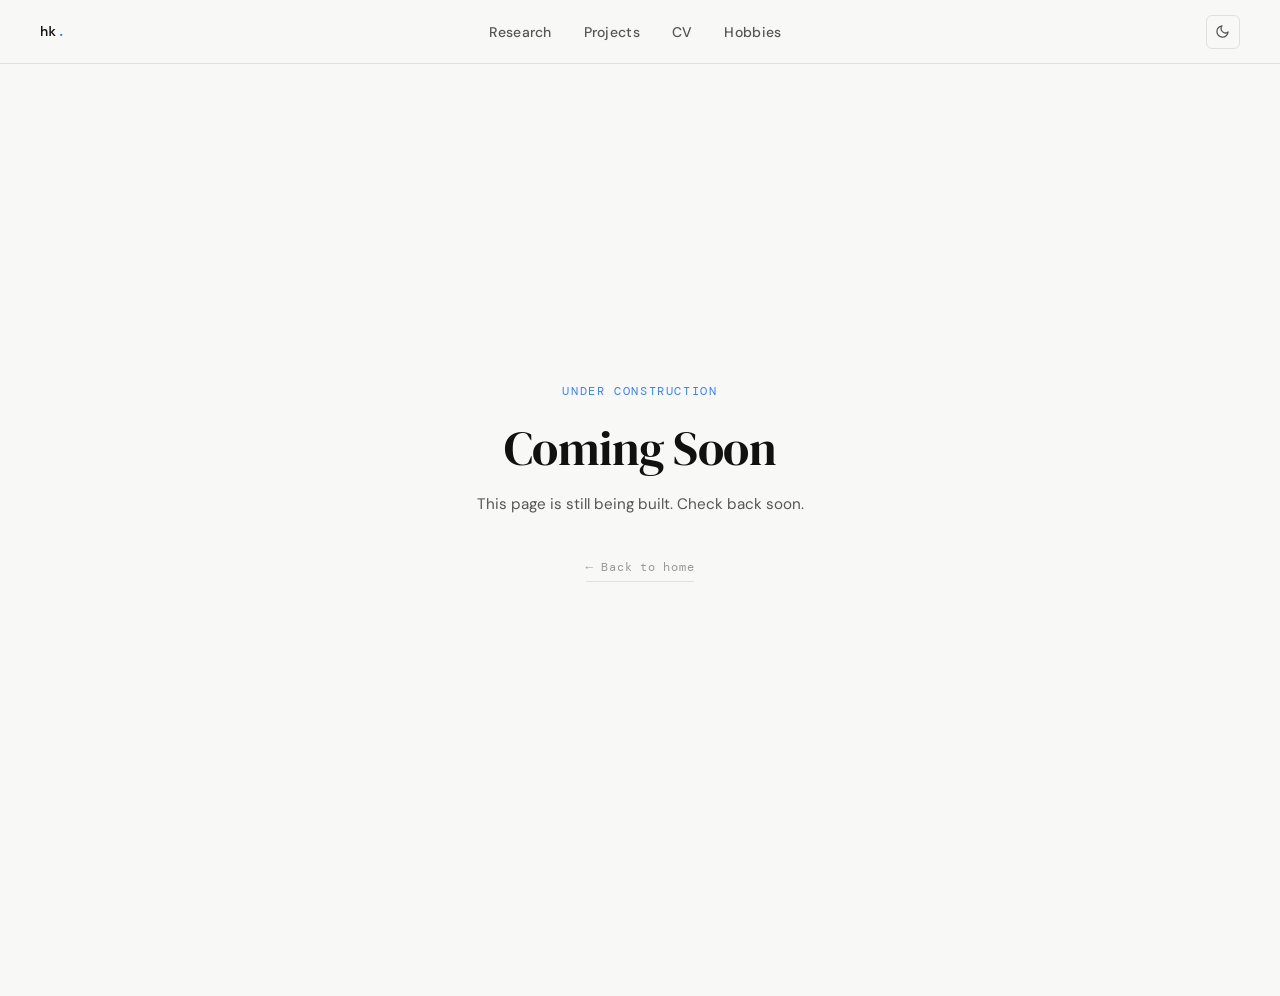
<file: coming-soon/index.html>
<!DOCTYPE html>
<html lang="en">
<head>
  <meta charset="UTF-8" />
  <meta name="viewport" content="width=device-width, initial-scale=1.0" />
  <title>Coming Soon — Hakkyun Kim</title>
  <link rel="stylesheet" href="/css/style.css" />
  <script src="/js/theme.js"></script>
  <style>
    .coming-soon {
      min-height: calc(100vh - var(--nav-h));
      display: flex;
      flex-direction: column;
      align-items: center;
      justify-content: center;
      text-align: center;
      padding: 2rem;
    }

    .coming-soon .eyebrow {
      font-family: var(--font-mono);
      font-size: 0.72rem;
      letter-spacing: 0.14em;
      text-transform: uppercase;
      color: var(--accent);
      margin-bottom: 1.25rem;
    }

    .coming-soon h1 {
      font-size: clamp(2rem, 5vw, 3rem);
      margin-bottom: 1rem;
      color: var(--text-primary);
    }

    .coming-soon p {
      font-size: 0.95rem;
      color: var(--text-secondary);
      max-width: 360px;
      line-height: 1.75;
      margin-bottom: 2.5rem;
    }

    .back-link {
      font-family: var(--font-mono);
      font-size: 0.78rem;
      letter-spacing: 0.06em;
      color: var(--text-muted);
      text-decoration: none;
      border-bottom: 1px solid var(--border);
      padding-bottom: 2px;
      transition: color 0.2s ease, border-color 0.2s ease;
    }

    .back-link:hover {
      color: var(--accent);
      border-color: var(--accent);
      opacity: 1;
    }
    main {
        padding-top: var(--nav-h);
    }
  </style>
</head>
<body>

  <nav>
    <a href="/" class="nav-logo">hk<span>.</span></a>
    <ul class="nav-links">
      <li><a href="/coming-soon/">Research</a></li>
      <li><a href="/coming-soon/">Projects</a></li>
      <li><a href="/coming-soon/">CV</a></li>
      <li><a href="/coming-soon/">Hobbies</a></li>
    </ul>
    <button id="theme-toggle" aria-label="Toggle theme"></button>
  </nav>

  <main>
    <div class="coming-soon">
      <div class="eyebrow">Under Construction</div>
      <h1>Coming Soon</h1>
      <p>This page is still being built. Check back soon.</p>
      <a href="/" class="back-link">← Back to home</a>
    </div>
  </main>

</body>
</html>
</file>
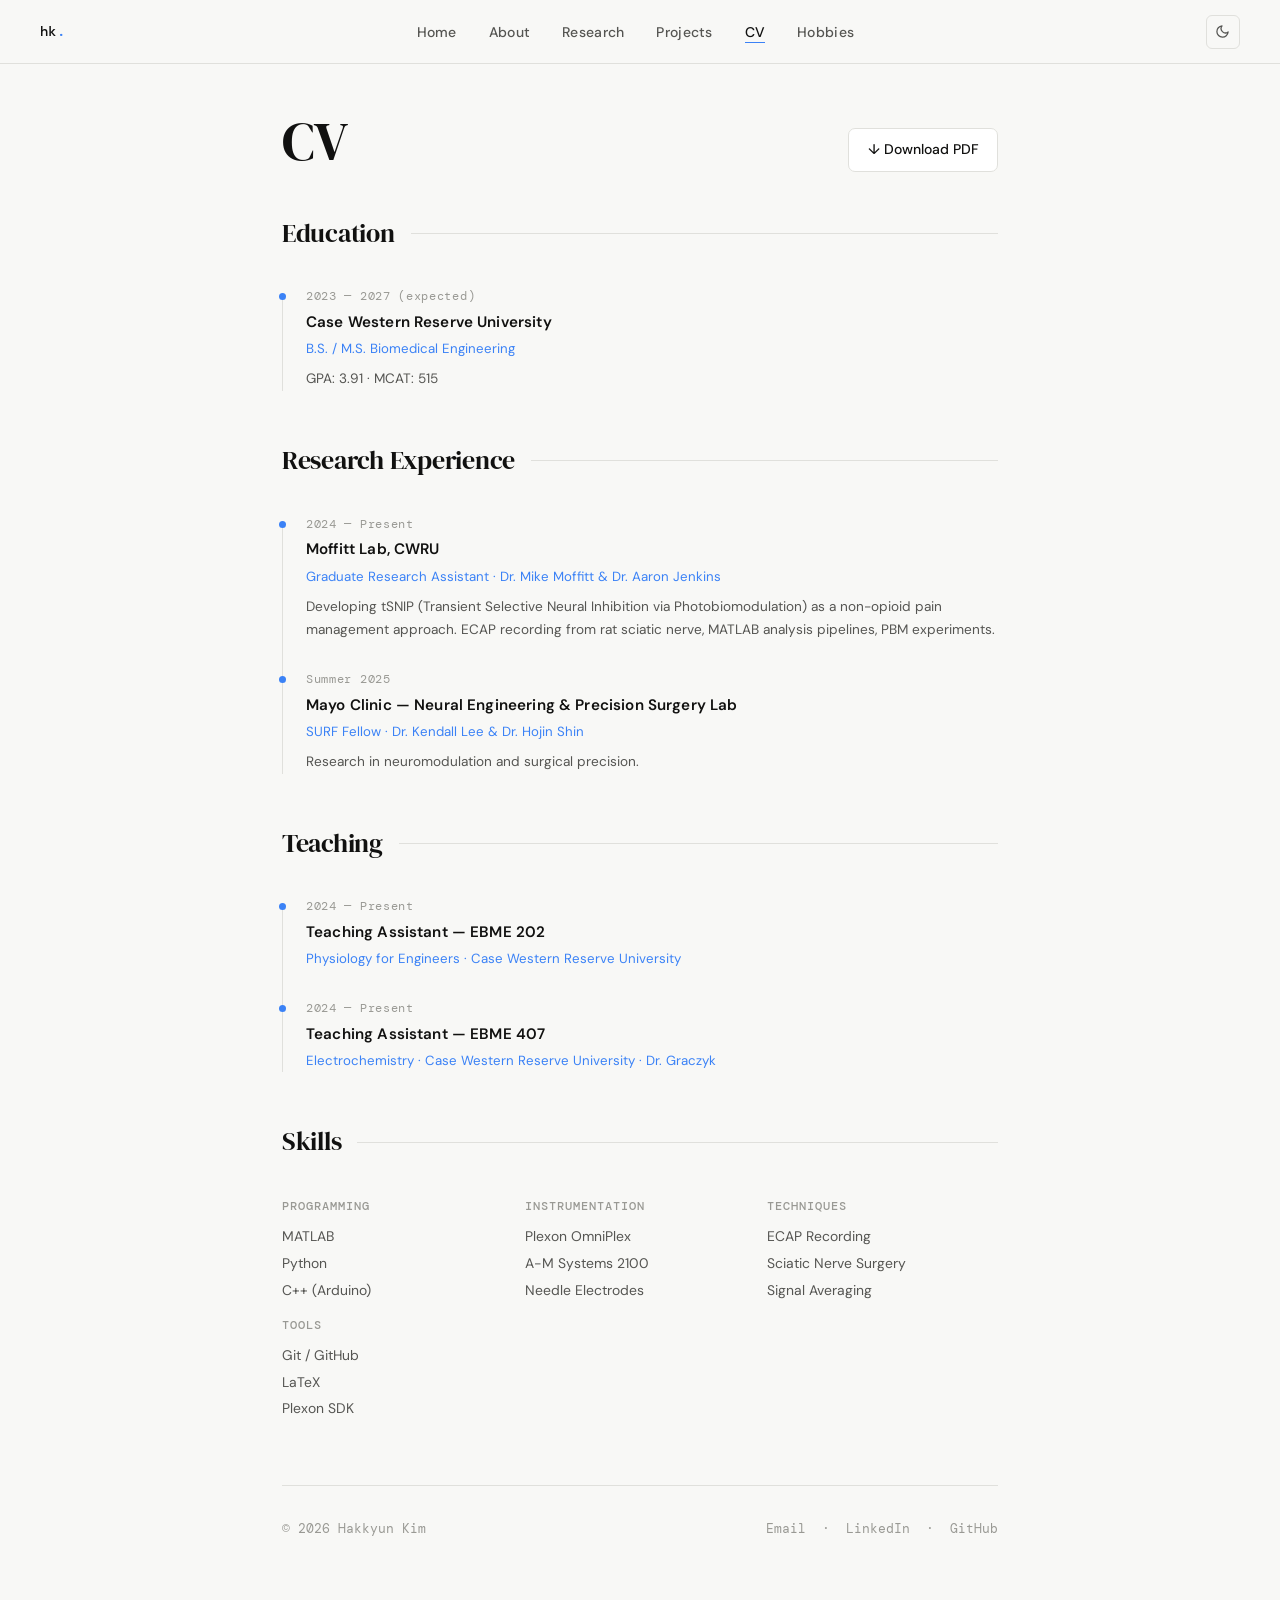
<file: pages/cv.html>
<!DOCTYPE html>
<html lang="en">
<head>
  <meta charset="UTF-8" />
  <meta name="viewport" content="width=device-width, initial-scale=1.0" />
  <title>CV — Hakkyun Kim</title>
  <link rel="stylesheet" href="../css/style.css" />
  <script src="../js/theme.js"></script>
  <style>
    /* Download button row */
    .cv-top {
      display: flex;
      justify-content: space-between;
      align-items: flex-end;
      margin-bottom: 2.5rem;
      flex-wrap: wrap;
      gap: 1rem;
    }

    .btn {
      display: inline-flex;
      align-items: center;
      gap: 0.4rem;
      font-family: var(--font-body);
      font-size: 0.875rem;
      font-weight: 500;
      padding: 0.55rem 1.15rem;
      border-radius: 7px;
      cursor: pointer;
      transition: all var(--transition);
      text-decoration: none;
      border: 1px solid var(--border);
      color: var(--text-primary);
      background: var(--bg-card);
    }
    .btn:hover {
      border-color: var(--accent);
      color: var(--accent);
      opacity: 1;
    }

    /* Timeline */
    .timeline {
      position: relative;
      padding-left: 1.5rem;
      margin-bottom: 2.5rem;
    }

    /* Vertical line */
    .timeline::before {
      content: '';
      position: absolute;
      left: 0;
      top: 6px;
      bottom: 0;
      width: 1px;
      background: var(--border);
    }

    .tl-item {
      position: relative;
      margin-bottom: 1.75rem;
    }

    /* Dot */
    .tl-item::before {
      content: '';
      position: absolute;
      left: -1.5rem;
      top: 6px;
      width: 7px;
      height: 7px;
      border-radius: 50%;
      background: var(--accent);
      transform: translateX(-3px);
    }

    .tl-date {
      font-family: var(--font-mono);
      font-size: 0.72rem;
      color: var(--text-muted);
      letter-spacing: 0.06em;
      margin-bottom: 0.2rem;
    }

    .tl-item h3 {
      margin-bottom: 0.15rem;
      font-size: 0.95rem;
    }

    .tl-sub {
      font-size: 0.83rem;
      color: var(--accent);
      margin-bottom: 0.4rem;
    }

    .tl-item p {
      font-size: 0.85rem;
    }

    /* Skills table */
    .skills-grid {
      display: grid;
      grid-template-columns: repeat(auto-fill, minmax(180px, 1fr));
      gap: 0.75rem;
    }

    .skill-group h3 {
      font-size: 0.78rem;
      color: var(--text-muted);
      text-transform: uppercase;
      letter-spacing: 0.08em;
      margin-bottom: 0.5rem;
      font-family: var(--font-mono);
      font-weight: 500;
    }

    .skill-group ul {
      list-style: none;
      display: flex;
      flex-direction: column;
      gap: 0.2rem;
    }

    .skill-group li {
      font-size: 0.87rem;
      color: var(--text-secondary);
    }
  </style>
</head>
<body>

  <nav>
    <a href="../index.html" class="nav-logo">hk<span>.</span></a>
    <ul class="nav-links">
      <li><a href="../index.html">Home</a></li>
      <li><a href="about.html">About</a></li>
      <li><a href="research.html">Research</a></li>
      <li><a href="projects.html">Projects</a></li>
      <li><a href="cv.html">CV</a></li>
      <li><a href="hobbies.html">Hobbies</a></li>
    </ul>
    <button id="theme-toggle" aria-label="Toggle theme"></button>
  </nav>

  <main>

    <div class="cv-top fade-in">
      <h1>CV</h1>
      <!-- Replace href with path to your actual PDF once uploaded -->
      <a href="../files/hakkyun_kim_cv.pdf" class="btn" download>
        ↓ Download PDF
      </a>
    </div>

    <!-- Education -->
    <section style="margin-bottom: 3rem;">
      <div class="section-header fade-in">
        <h2>Education</h2>
        <div class="section-line"></div>
      </div>
      <div class="timeline fade-in">
        <div class="tl-item">
          <div class="tl-date">2023 — 2027 (expected)</div>
          <h3>Case Western Reserve University</h3>
          <div class="tl-sub">B.S. / M.S. Biomedical Engineering</div>
          <p>GPA: 3.91 · MCAT: 515</p>
        </div>
      </div>
    </section>

    <!-- Research Experience -->
    <section style="margin-bottom: 3rem;">
      <div class="section-header fade-in">
        <h2>Research Experience</h2>
        <div class="section-line"></div>
      </div>
      <div class="timeline fade-in">

        <div class="tl-item">
          <div class="tl-date">2024 — Present</div>
          <h3>Moffitt Lab, CWRU</h3>
          <div class="tl-sub">Graduate Research Assistant · Dr. Mike Moffitt &amp; Dr. Aaron Jenkins</div>
          <p>
            Developing tSNIP (Transient Selective Neural Inhibition via Photobiomodulation)
            as a non-opioid pain management approach. ECAP recording from rat sciatic nerve,
            MATLAB analysis pipelines, PBM experiments.
          </p>
        </div>

        <div class="tl-item">
          <div class="tl-date">Summer 2025</div>
          <h3>Mayo Clinic — Neural Engineering &amp; Precision Surgery Lab</h3>
          <div class="tl-sub">SURF Fellow · Dr. Kendall Lee &amp; Dr. Hojin Shin</div>
          <p>Research in neuromodulation and surgical precision.</p>
        </div>

      </div>
    </section>

    <!-- Teaching -->
    <section style="margin-bottom: 3rem;">
      <div class="section-header fade-in">
        <h2>Teaching</h2>
        <div class="section-line"></div>
      </div>
      <div class="timeline fade-in">
        <div class="tl-item">
          <div class="tl-date">2024 — Present</div>
          <h3>Teaching Assistant — EBME 202</h3>
          <div class="tl-sub">Physiology for Engineers · Case Western Reserve University</div>
        </div>
        <div class="tl-item">
          <div class="tl-date">2024 — Present</div>
          <h3>Teaching Assistant — EBME 407</h3>
          <div class="tl-sub">Electrochemistry · Case Western Reserve University · Dr. Graczyk</div>
        </div>
      </div>
    </section>

    <!-- Skills -->
    <section>
      <div class="section-header fade-in">
        <h2>Skills</h2>
        <div class="section-line"></div>
      </div>
      <div class="skills-grid fade-in">
        <div class="skill-group">
          <h3>Programming</h3>
          <ul>
            <li>MATLAB</li>
            <li>Python</li>
            <li>C++ (Arduino)</li>
          </ul>
        </div>
        <div class="skill-group">
          <h3>Instrumentation</h3>
          <ul>
            <li>Plexon OmniPlex</li>
            <li>A-M Systems 2100</li>
            <li>Needle Electrodes</li>
          </ul>
        </div>
        <div class="skill-group">
          <h3>Techniques</h3>
          <ul>
            <li>ECAP Recording</li>
            <li>Sciatic Nerve Surgery</li>
            <li>Signal Averaging</li>
          </ul>
        </div>
        <div class="skill-group">
          <h3>Tools</h3>
          <ul>
            <li>Git / GitHub</li>
            <li>LaTeX</li>
            <li>Plexon SDK</li>
          </ul>
        </div>
      </div>
    </section>

    <footer>
      <span>© 2026 Hakkyun Kim</span>
      <span>
        <a href="mailto:you@email.com">Email</a> &nbsp;·&nbsp;
        <a href="https://linkedin.com/in/yourprofile" target="_blank">LinkedIn</a> &nbsp;·&nbsp;
        <a href="https://github.com/yourhandle" target="_blank">GitHub</a>
      </span>
    </footer>

  </main>

</body>
</html>
</file>
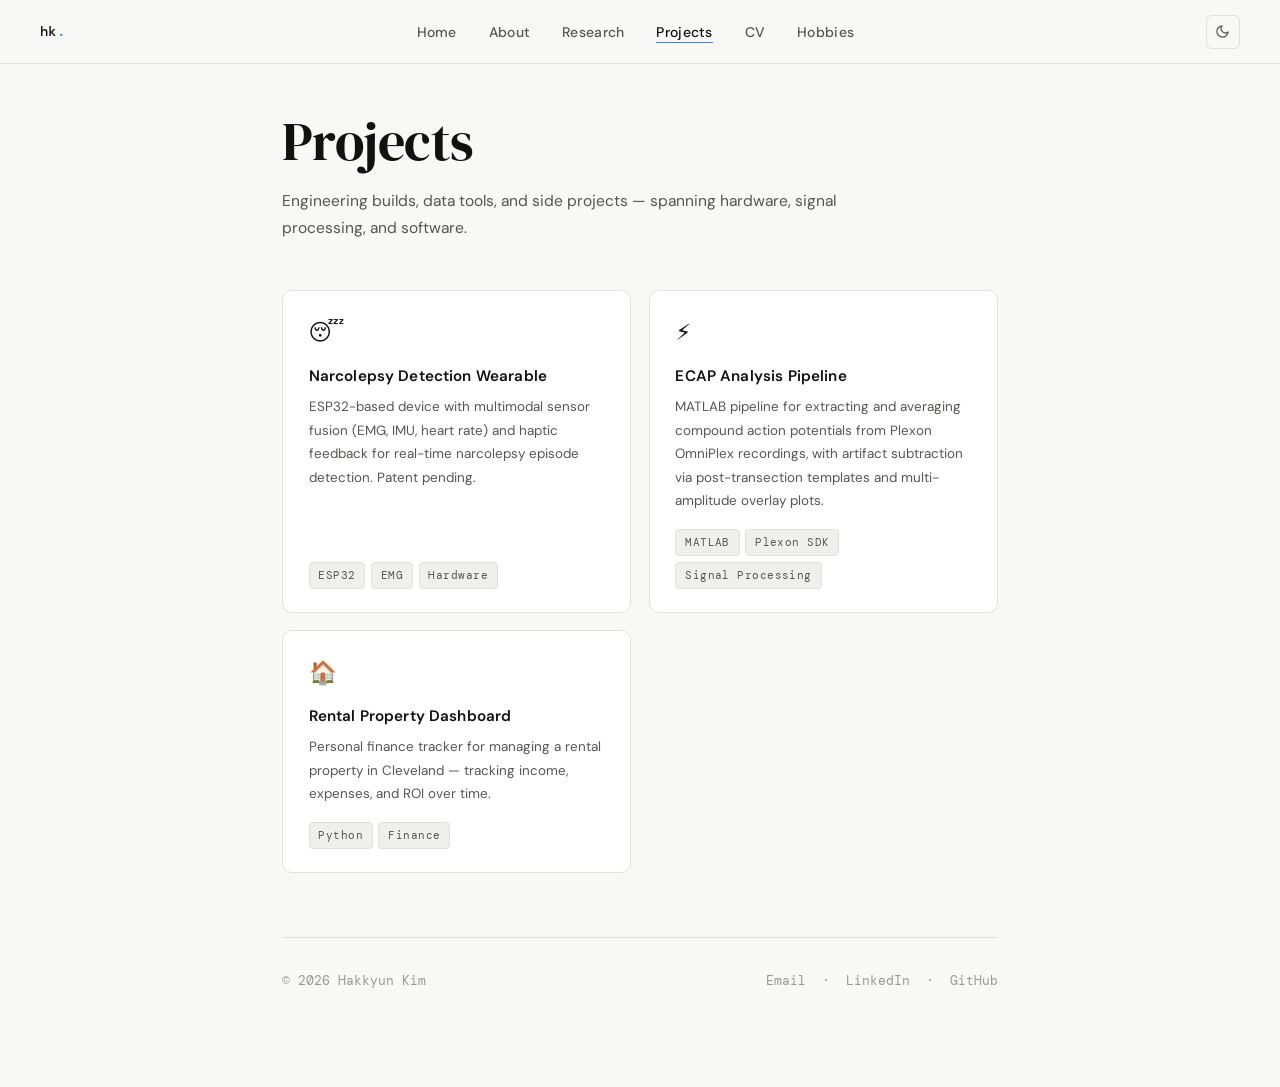
<file: pages/projects.html>
<!DOCTYPE html>
<html lang="en">
<head>
  <meta charset="UTF-8" />
  <meta name="viewport" content="width=device-width, initial-scale=1.0" />
  <title>Projects — Hakkyun Kim</title>
  <link rel="stylesheet" href="../css/style.css" />
  <script src="../js/theme.js"></script>
  <style>
    .projects-grid {
      display: grid;
      grid-template-columns: 1fr 1fr;
      gap: 1.1rem;
    }

    @media (max-width: 560px) {
      .projects-grid { grid-template-columns: 1fr; }
    }

    .project-card {
      background: var(--bg-card);
      border: 1px solid var(--border);
      border-radius: var(--radius);
      padding: 1.4rem 1.6rem;
      transition: border-color var(--transition), transform var(--transition), box-shadow var(--transition);
      display: flex;
      flex-direction: column;
    }

    .project-card:hover {
      border-color: var(--accent-dim);
      box-shadow: 0 6px 28px rgba(59,130,246,0.08);
      transform: translateY(-2px);
    }

    .project-header {
      display: flex;
      justify-content: space-between;
      align-items: flex-start;
      margin-bottom: 0.6rem;
    }

    .project-icon {
      font-size: 1.4rem;
      margin-bottom: 0.75rem;
    }

    .project-card h3 {
      font-size: 0.95rem;
    }

    .project-card p {
      font-size: 0.84rem;
      flex: 1;
    }

    .project-footer {
      display: flex;
      align-items: center;
      justify-content: space-between;
      margin-top: 1rem;
    }

    .project-tags {
      display: flex;
      flex-wrap: wrap;
      gap: 0.35rem;
    }

    .project-link {
      font-family: var(--font-mono);
      font-size: 0.72rem;
      color: var(--accent);
      text-decoration: none;
      white-space: nowrap;
    }
    .project-link:hover { opacity: 0.7; }
  </style>
</head>
<body>

  <nav>
    <a href="../index.html" class="nav-logo">hk<span>.</span></a>
    <ul class="nav-links">
      <li><a href="../index.html">Home</a></li>
      <li><a href="about.html">About</a></li>
      <li><a href="research.html">Research</a></li>
      <li><a href="projects.html">Projects</a></li>
      <li><a href="cv.html">CV</a></li>
      <li><a href="hobbies.html">Hobbies</a></li>
    </ul>
    <button id="theme-toggle" aria-label="Toggle theme"></button>
  </nav>

  <main>

    <section class="fade-in" style="margin-bottom: 3rem;">
      <h1 style="margin-bottom: 1rem;">Projects</h1>
      <p style="max-width: 560px;">
        Engineering builds, data tools, and side projects — spanning hardware,
        signal processing, and software.
      </p>
    </section>

    <div class="projects-grid">

      <div class="project-card fade-in">
        <div class="project-icon">😴</div>
        <h3>Narcolepsy Detection Wearable</h3>
        <p>
          ESP32-based device with multimodal sensor fusion (EMG, IMU, heart rate)
          and haptic feedback for real-time narcolepsy episode detection. Patent pending.
        </p>
        <div class="project-footer">
          <div class="project-tags">
            <span class="tag">ESP32</span>
            <span class="tag">EMG</span>
            <span class="tag">Hardware</span>
          </div>
        </div>
      </div>

      <div class="project-card fade-in">
        <div class="project-icon">⚡</div>
        <h3>ECAP Analysis Pipeline</h3>
        <p>
          MATLAB pipeline for extracting and averaging compound action potentials
          from Plexon OmniPlex recordings, with artifact subtraction via post-transection
          templates and multi-amplitude overlay plots.
        </p>
        <div class="project-footer">
          <div class="project-tags">
            <span class="tag">MATLAB</span>
            <span class="tag">Plexon SDK</span>
            <span class="tag">Signal Processing</span>
          </div>
          <!-- <a href="https://github.com/yourhandle/ecap-pipeline" class="project-link" target="_blank">GitHub →</a> -->
        </div>
      </div>

      <div class="project-card fade-in">
        <div class="project-icon">🏠</div>
        <h3>Rental Property Dashboard</h3>
        <p>
          Personal finance tracker for managing a rental property in Cleveland —
          tracking income, expenses, and ROI over time.
        </p>
        <div class="project-footer">
          <div class="project-tags">
            <span class="tag">Python</span>
            <span class="tag">Finance</span>
          </div>
        </div>
      </div>

      <!-- Template for adding more projects:
      <div class="project-card fade-in">
        <div class="project-icon">🔧</div>
        <h3>Project Name</h3>
        <p>Short description of what it does and why.</p>
        <div class="project-footer">
          <div class="project-tags">
            <span class="tag">Tag 1</span>
          </div>
          <a href="#" class="project-link" target="_blank">GitHub →</a>
        </div>
      </div>
      -->

    </div>

    <footer>
      <span>© 2026 Hakkyun Kim</span>
      <span>
        <a href="mailto:you@email.com">Email</a> &nbsp;·&nbsp;
        <a href="https://linkedin.com/in/yourprofile" target="_blank">LinkedIn</a> &nbsp;·&nbsp;
        <a href="https://github.com/yourhandle" target="_blank">GitHub</a>
      </span>
    </footer>

  </main>

</body>
</html>
</file>
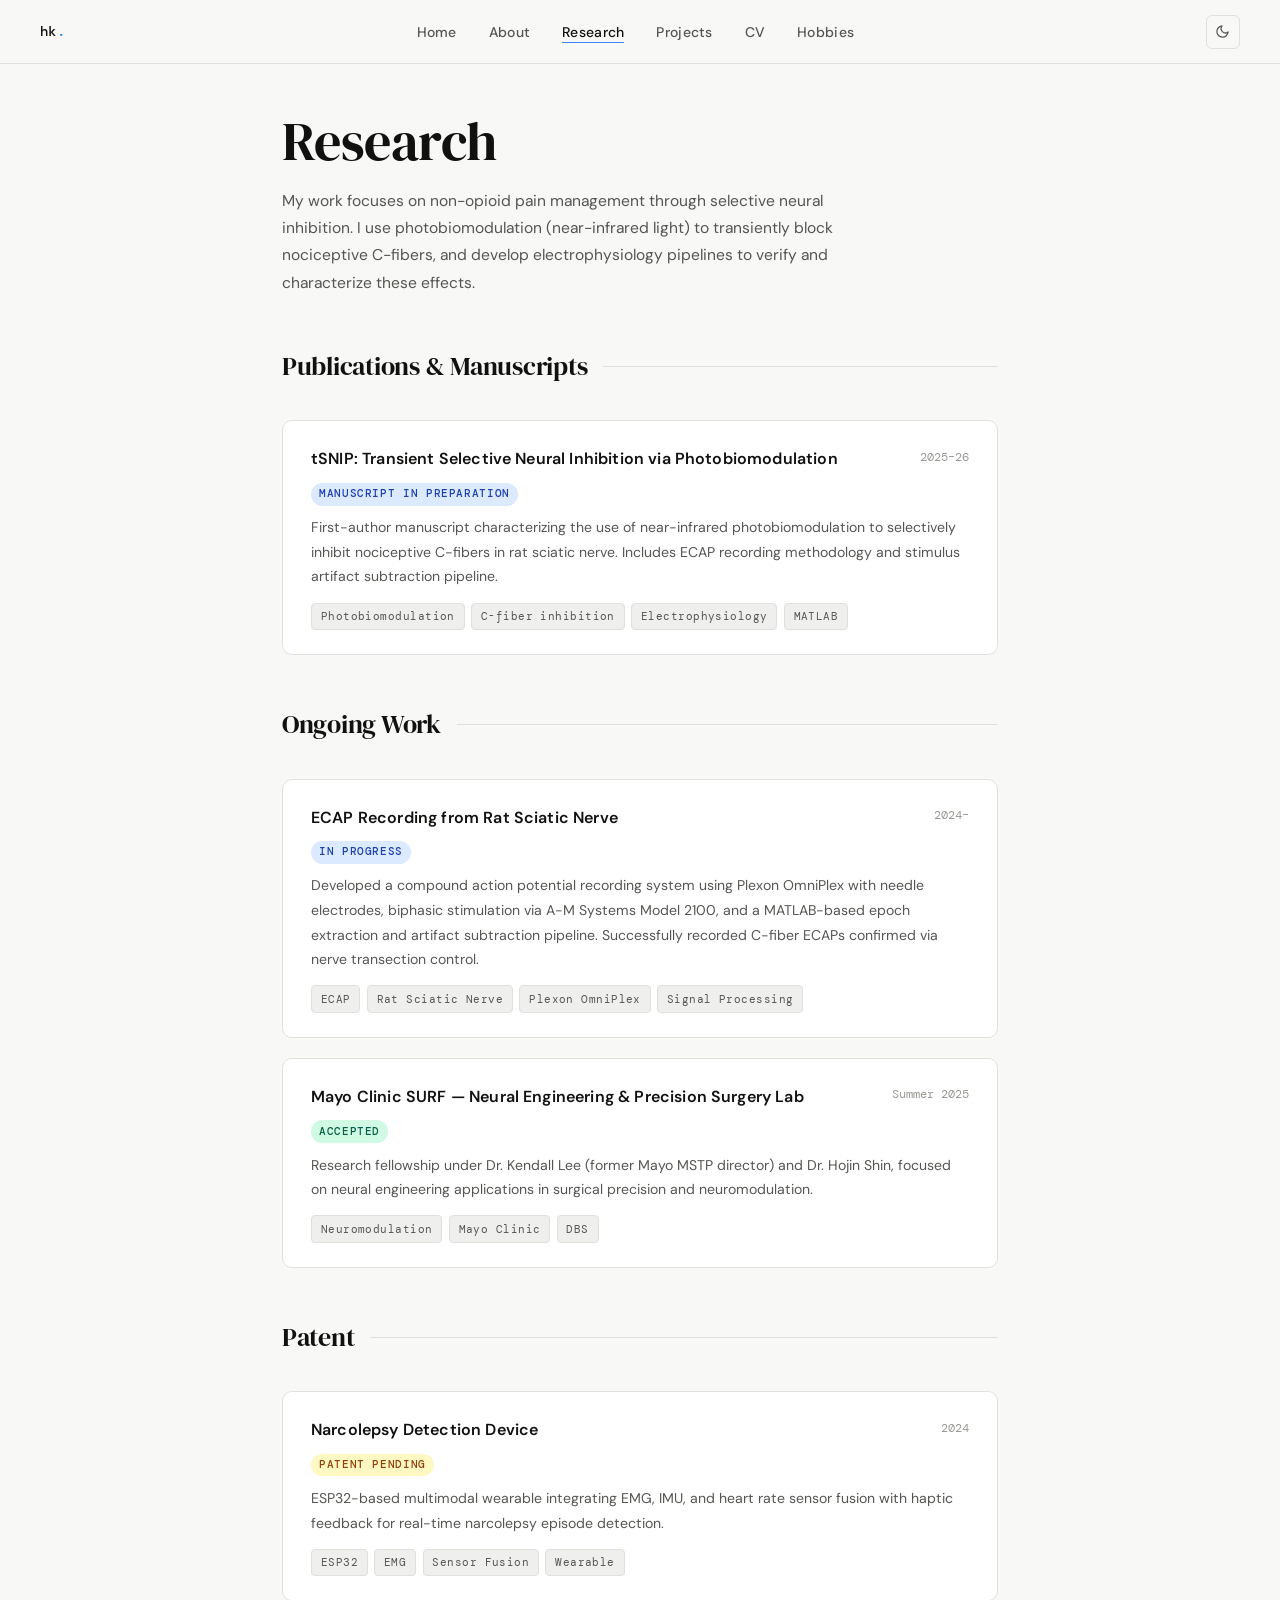
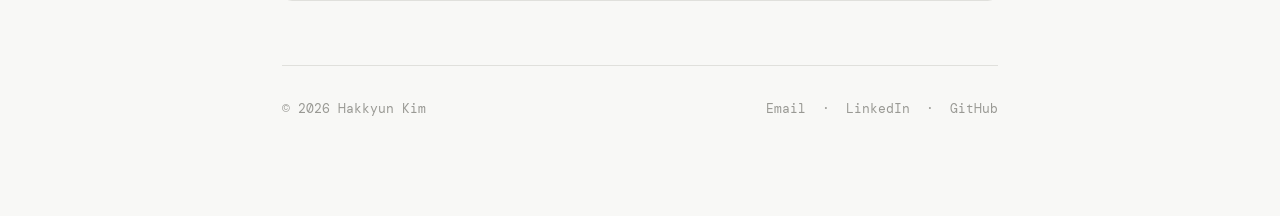
<file: pages/research.html>
<!DOCTYPE html>
<html lang="en">
<head>
  <meta charset="UTF-8" />
  <meta name="viewport" content="width=device-width, initial-scale=1.0" />
  <title>Research — Hakkyun Kim</title>
  <link rel="stylesheet" href="../css/style.css" />
  <script src="../js/theme.js"></script>
  <style>
    .research-item {
      margin-bottom: 1.25rem;
    }

    .research-item .card-top {
      display: flex;
      justify-content: space-between;
      align-items: flex-start;
      gap: 1rem;
      margin-bottom: 0.6rem;
    }

    .research-item .year {
      font-family: var(--font-mono);
      font-size: 0.75rem;
      color: var(--text-muted);
      white-space: nowrap;
      padding-top: 0.1rem;
    }

    .research-item p {
      font-size: 0.88rem;
      margin-top: 0.5rem;
    }

    .research-item .tags {
      display: flex;
      flex-wrap: wrap;
      gap: 0.4rem;
      margin-top: 0.85rem;
    }

    /* Status badge */
    .badge {
      display: inline-block;
      font-family: var(--font-mono);
      font-size: 0.66rem;
      padding: 0.15rem 0.5rem;
      border-radius: 100px;
      letter-spacing: 0.06em;
      text-transform: uppercase;
      font-weight: 500;
    }

    .badge-pending  { background: #FEF9C3; color: #92400E; }
    .badge-progress { background: #DBEAFE; color: #1E40AF; }
    .badge-accepted { background: #D1FAE5; color: #065F46; }

    [data-theme="dark"] .badge-pending  { background: #3B2E00; color: #FCD34D; }
    [data-theme="dark"] .badge-progress { background: #1E3A5F; color: #93C5FD; }
    [data-theme="dark"] .badge-accepted { background: #064E3B; color: #6EE7B7; }
  </style>
</head>
<body>

  <nav>
    <a href="../index.html" class="nav-logo">hk<span>.</span></a>
    <ul class="nav-links">
      <li><a href="../index.html">Home</a></li>
      <li><a href="about.html">About</a></li>
      <li><a href="research.html">Research</a></li>
      <li><a href="projects.html">Projects</a></li>
      <li><a href="cv.html">CV</a></li>
      <li><a href="hobbies.html">Hobbies</a></li>
    </ul>
    <button id="theme-toggle" aria-label="Toggle theme"></button>
  </nav>

  <main>

    <!-- Overview -->
    <section class="fade-in" style="margin-bottom: 3rem;">
      <h1 style="margin-bottom: 1rem;">Research</h1>
      <p style="max-width: 580px;">
        My work focuses on non-opioid pain management through selective neural inhibition.
        I use photobiomodulation (near-infrared light) to transiently block nociceptive C-fibers,
        and develop electrophysiology pipelines to verify and characterize these effects.
      </p>
    </section>

    <!-- Publications / Papers -->
    <section style="margin-bottom: 3rem;">
      <div class="section-header fade-in">
        <h2>Publications & Manuscripts</h2>
        <div class="section-line"></div>
      </div>

      <div class="research-item card fade-in">
        <div class="card-top">
          <div>
            <h3>tSNIP: Transient Selective Neural Inhibition via Photobiomodulation</h3>
            <span class="badge badge-progress">Manuscript in Preparation</span>
          </div>
          <span class="year">2025–26</span>
        </div>
        <p>
          First-author manuscript characterizing the use of near-infrared photobiomodulation
          to selectively inhibit nociceptive C-fibers in rat sciatic nerve. Includes ECAP
          recording methodology and stimulus artifact subtraction pipeline.
        </p>
        <div class="tags">
          <span class="tag">Photobiomodulation</span>
          <span class="tag">C-fiber inhibition</span>
          <span class="tag">Electrophysiology</span>
          <span class="tag">MATLAB</span>
        </div>
      </div>

      <!-- Add more papers here following the same pattern -->
    </section>

    <!-- Ongoing research -->
    <section style="margin-bottom: 3rem;">
      <div class="section-header fade-in">
        <h2>Ongoing Work</h2>
        <div class="section-line"></div>
      </div>

      <div class="research-item card fade-in">
        <div class="card-top">
          <div>
            <h3>ECAP Recording from Rat Sciatic Nerve</h3>
            <span class="badge badge-progress">In Progress</span>
          </div>
          <span class="year">2024–</span>
        </div>
        <p>
          Developed a compound action potential recording system using Plexon OmniPlex
          with needle electrodes, biphasic stimulation via A-M Systems Model 2100,
          and a MATLAB-based epoch extraction and artifact subtraction pipeline.
          Successfully recorded C-fiber ECAPs confirmed via nerve transection control.
        </p>
        <div class="tags">
          <span class="tag">ECAP</span>
          <span class="tag">Rat Sciatic Nerve</span>
          <span class="tag">Plexon OmniPlex</span>
          <span class="tag">Signal Processing</span>
        </div>
      </div>

      <div class="research-item card fade-in">
        <div class="card-top">
          <div>
            <h3>Mayo Clinic SURF — Neural Engineering & Precision Surgery Lab</h3>
            <span class="badge badge-accepted">Accepted</span>
          </div>
          <span class="year">Summer 2025</span>
        </div>
        <p>
          Research fellowship under Dr. Kendall Lee (former Mayo MSTP director)
          and Dr. Hojin Shin, focused on neural engineering applications
          in surgical precision and neuromodulation.
        </p>
        <div class="tags">
          <span class="tag">Neuromodulation</span>
          <span class="tag">Mayo Clinic</span>
          <span class="tag">DBS</span>
        </div>
      </div>
    </section>

    <!-- Patent -->
    <section>
      <div class="section-header fade-in">
        <h2>Patent</h2>
        <div class="section-line"></div>
      </div>

      <div class="research-item card fade-in">
        <div class="card-top">
          <div>
            <h3>Narcolepsy Detection Device</h3>
            <span class="badge badge-pending">Patent Pending</span>
          </div>
          <span class="year">2024</span>
        </div>
        <p>
          ESP32-based multimodal wearable integrating EMG, IMU, and heart rate sensor
          fusion with haptic feedback for real-time narcolepsy episode detection.
        </p>
        <div class="tags">
          <span class="tag">ESP32</span>
          <span class="tag">EMG</span>
          <span class="tag">Sensor Fusion</span>
          <span class="tag">Wearable</span>
        </div>
      </div>
    </section>

    <footer>
      <span>© 2026 Hakkyun Kim</span>
      <span>
        <a href="mailto:you@email.com">Email</a> &nbsp;·&nbsp;
        <a href="https://linkedin.com/in/yourprofile" target="_blank">LinkedIn</a> &nbsp;·&nbsp;
        <a href="https://github.com/yourhandle" target="_blank">GitHub</a>
      </span>
    </footer>

  </main>

</body>
</html>
</file>
<file: css/style.css>
/* ============================================================
   HAKKYUN KIM — Personal Site
   Design system: CSS custom properties for theming
   ============================================================ */

/* ---------- Google Fonts ---------- */
@import url('https://fonts.googleapis.com/css2?family=DM+Serif+Display:ital@0;1&family=DM+Mono:wght@300;400;500&family=DM+Sans:wght@300;400;500;600&display=swap');

/* ---------- Light / Dark tokens ---------- */
:root {
  --accent:      #3B82F6;
  --accent-dim:  #93C5FD;

  /* Light mode defaults */
  --bg:          #F8F8F6;
  --bg-card:     #FFFFFF;
  --surface:     #EFEFED;
  --border:      #E0E0DC;
  --text-primary:   #111110;
  --text-secondary: #555552;
  --text-muted:     #999994;

  --font-display: 'DM Serif Display', Georgia, serif;
  --font-body:    'DM Sans', system-ui, sans-serif;
  --font-mono:    'DM Mono', 'Courier New', monospace;

  --radius: 10px;
  --nav-h: 64px;
  --transition: 0.2s ease;
}

[data-theme="dark"] {
  --bg:          #0F0F0E;
  --bg-card:     #1A1A18;
  --surface:     #232320;
  --border:      #2E2E2A;
  --text-primary:   #F0F0EC;
  --text-secondary: #A8A8A2;
  --text-muted:     #5A5A54;
}

/* ---------- Reset ---------- */
*, *::before, *::after { box-sizing: border-box; margin: 0; padding: 0; }

html {
  font-size: 16px;
  scroll-behavior: smooth;
  -webkit-font-smoothing: antialiased;
}

body {
  font-family: var(--font-body);
  background: var(--bg);
  color: var(--text-primary);
  line-height: 1.7;
  min-height: 100vh;
  transition: background var(--transition), color var(--transition);
}

a {
  color: var(--accent);
  text-decoration: none;
  transition: opacity var(--transition);
}
a:hover { opacity: 0.75; }

img { max-width: 100%; display: block; }

/* ---------- Navigation ---------- */
nav {
  position: fixed;
  top: 0; left: 0; right: 0;
  height: var(--nav-h);
  display: flex;
  align-items: center;
  justify-content: space-between;
  padding: 0 2.5rem;
  background: var(--bg);
  border-bottom: 1px solid var(--border);
  z-index: 100;
  transition: background var(--transition), border-color var(--transition);
}

.nav-logo {
  font-family: var(--font-mono);
  font-size: 0.85rem;
  font-weight: 500;
  color: var(--text-primary);
  letter-spacing: 0.02em;
  text-decoration: none;
}

.nav-logo span {
  color: var(--accent);
}

.nav-links {
  display: flex;
  gap: 2rem;
  list-style: none;
  align-items: center;
}

.nav-links a {
  font-size: 0.875rem;
  font-weight: 500;
  color: var(--text-secondary);
  text-decoration: none;
  letter-spacing: 0.02em;
  transition: color var(--transition);
}

.nav-links a:hover,
.nav-links a.active {
  color: var(--text-primary);
}

.nav-links a.active {
  border-bottom: 1.5px solid var(--accent);
  padding-bottom: 1px;
}

/* Theme toggle button */
#theme-toggle {
  background: none;
  border: 1px solid var(--border);
  border-radius: 6px;
  width: 34px;
  height: 34px;
  cursor: pointer;
  display: flex;
  align-items: center;
  justify-content: center;
  color: var(--text-secondary);
  transition: border-color var(--transition), color var(--transition), background var(--transition);
  font-size: 1rem;
  flex-shrink: 0;
}
#theme-toggle:hover {
  border-color: var(--accent);
  color: var(--accent);
  background: var(--surface);
}

/* ---------- Page wrapper ---------- */
main {
  padding-top: calc(var(--nav-h) + 3rem);
  max-width: 780px;
  margin: 0 auto;
  padding-left: 2rem;
  padding-right: 2rem;
  padding-bottom: 6rem;
}

/* ---------- Typography ---------- */
h1 {
  font-family: var(--font-display);
  font-size: clamp(2.4rem, 5vw, 3.4rem);
  line-height: 1.1;
  color: var(--text-primary);
  font-weight: 400;
  letter-spacing: -0.01em;
}

h2 {
  font-family: var(--font-display);
  font-size: 1.6rem;
  font-weight: 400;
  color: var(--text-primary);
  margin-bottom: 1.25rem;
  letter-spacing: -0.01em;
}

h3 {
  font-family: var(--font-body);
  font-size: 1rem;
  font-weight: 600;
  color: var(--text-primary);
  margin-bottom: 0.35rem;
  letter-spacing: 0.01em;
}

p {
  color: var(--text-secondary);
  font-size: 0.975rem;
  line-height: 1.75;
}

.label {
  font-family: var(--font-mono);
  font-size: 0.72rem;
  font-weight: 500;
  letter-spacing: 0.1em;
  text-transform: uppercase;
  color: var(--text-muted);
}

/* ---------- Section divider ---------- */
.section-header {
  display: flex;
  align-items: center;
  gap: 1rem;
  margin-bottom: 2rem;
}

.section-header h2 {
  margin-bottom: 0;
  white-space: nowrap;
}

.section-line {
  flex: 1;
  height: 1px;
  background: var(--border);
}

/* ---------- Cards ---------- */
.card {
  background: var(--bg-card);
  border: 1px solid var(--border);
  border-radius: var(--radius);
  padding: 1.5rem 1.75rem;
  transition: border-color var(--transition), box-shadow var(--transition);
}

.card:hover {
  border-color: var(--accent-dim);
  box-shadow: 0 4px 24px rgba(59,130,246,0.07);
}

/* ---------- Tags ---------- */
.tag {
  display: inline-block;
  font-family: var(--font-mono);
  font-size: 0.7rem;
  padding: 0.2rem 0.55rem;
  background: var(--surface);
  border: 1px solid var(--border);
  border-radius: 4px;
  color: var(--text-secondary);
  letter-spacing: 0.04em;
}

/* ---------- Page-entry animation ---------- */
.fade-in {
  opacity: 0;
  transform: translateY(14px);
  animation: fadeUp 0.5s ease forwards;
}
.fade-in:nth-child(1) { animation-delay: 0.05s; }
.fade-in:nth-child(2) { animation-delay: 0.12s; }
.fade-in:nth-child(3) { animation-delay: 0.19s; }
.fade-in:nth-child(4) { animation-delay: 0.26s; }
.fade-in:nth-child(5) { animation-delay: 0.33s; }

@keyframes fadeUp {
  to { opacity: 1; transform: translateY(0); }
}

/* ---------- Footer ---------- */
footer {
  border-top: 1px solid var(--border);
  margin-top: 4rem;
  padding: 2rem 0 0;
  display: flex;
  justify-content: space-between;
  align-items: center;
  color: var(--text-muted);
  font-size: 0.8rem;
  font-family: var(--font-mono);
}

footer a {
  color: var(--text-muted);
  transition: color var(--transition);
}
footer a:hover { color: var(--accent); }

/* ---------- Responsive ---------- */
@media (max-width: 600px) {
  nav { padding: 0 1.25rem; }
  .nav-links { gap: 1.1rem; }
  main { padding-left: 1.25rem; padding-right: 1.25rem; }
  footer { flex-direction: column; gap: 0.5rem; text-align: center; }
}
</file>
